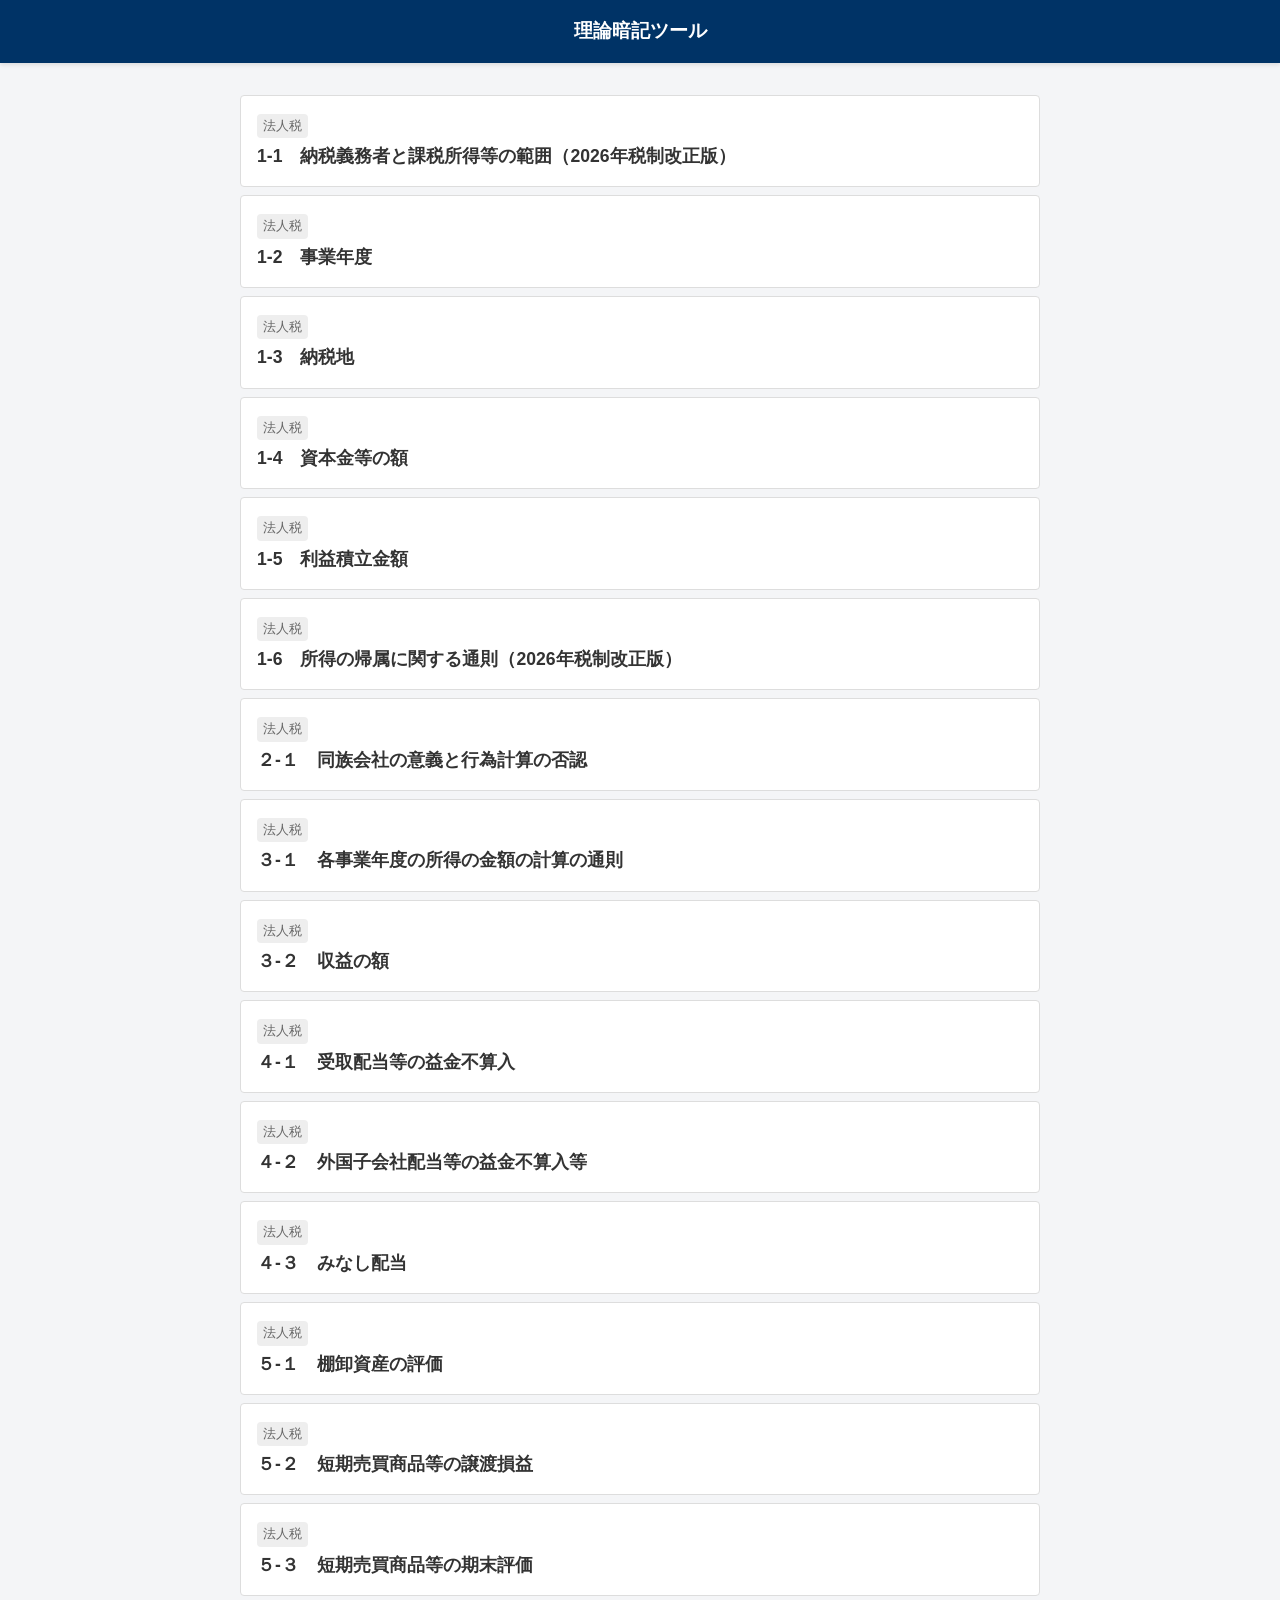
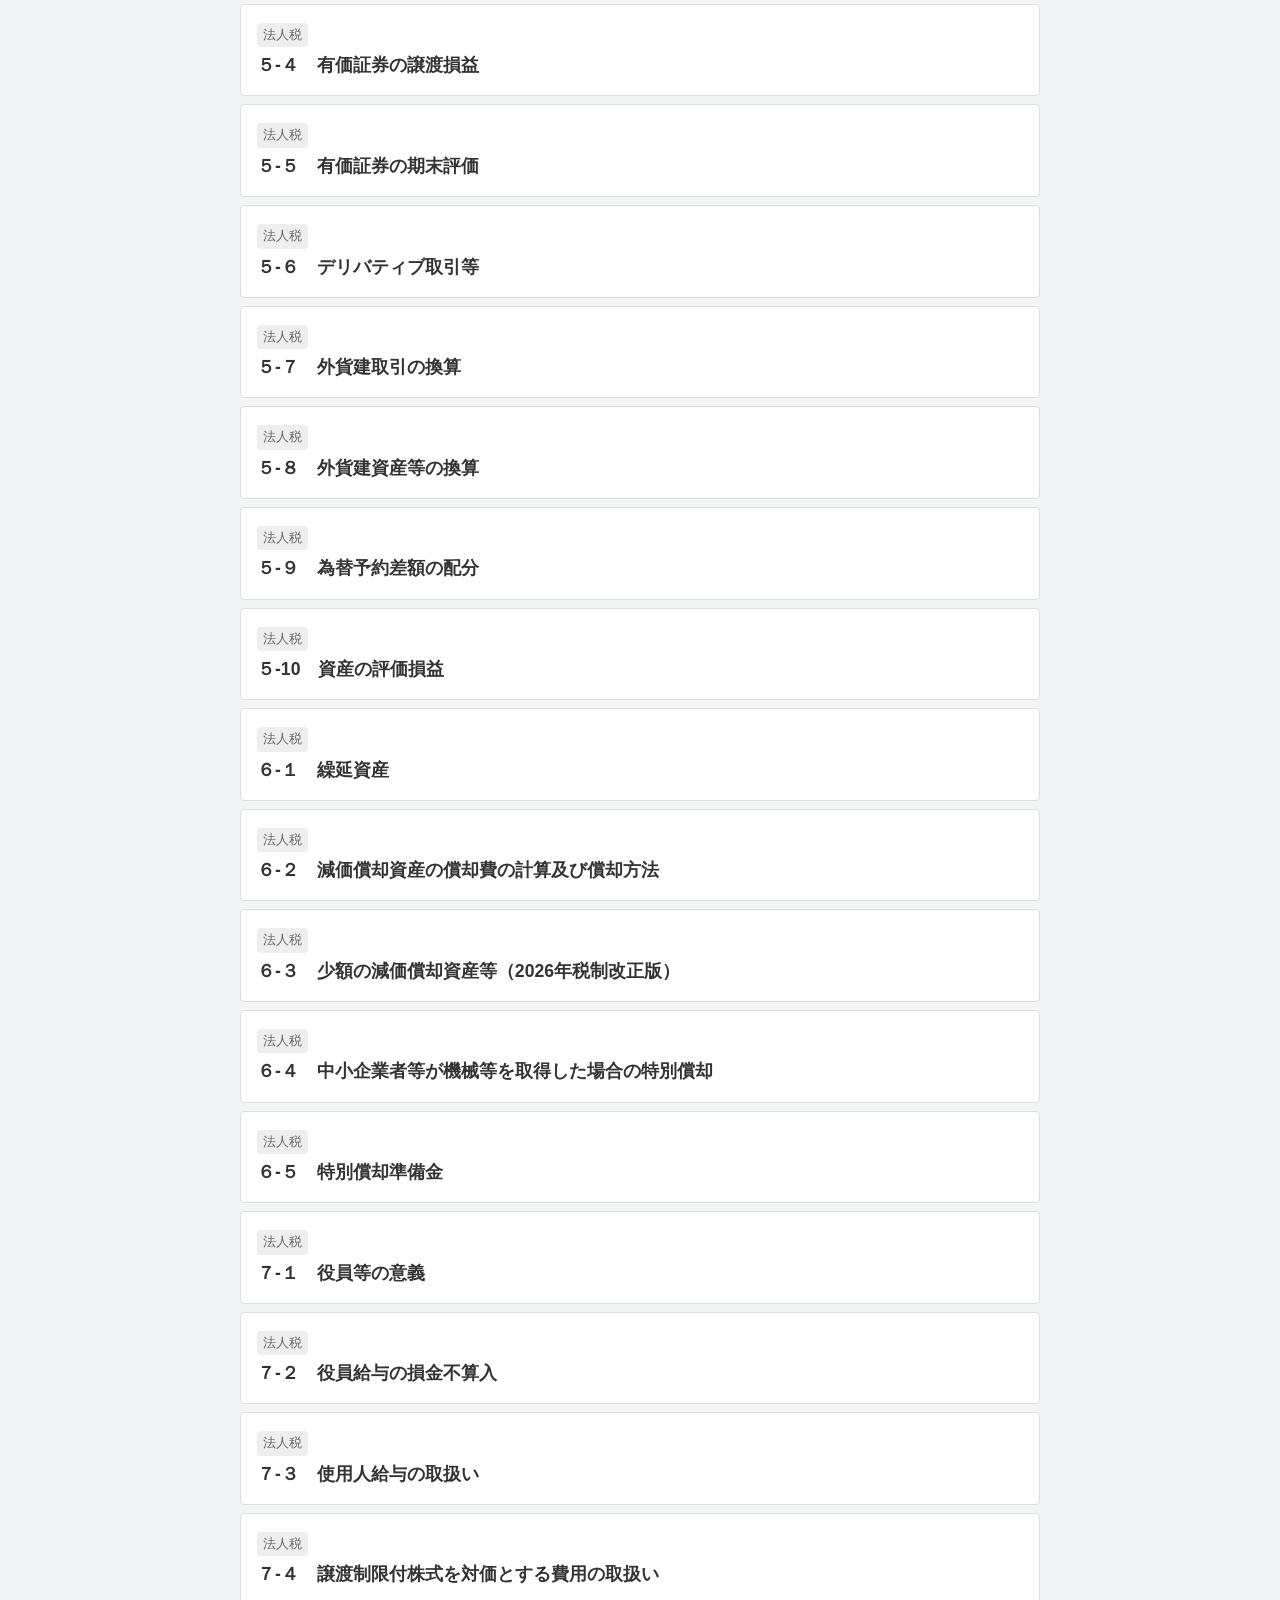
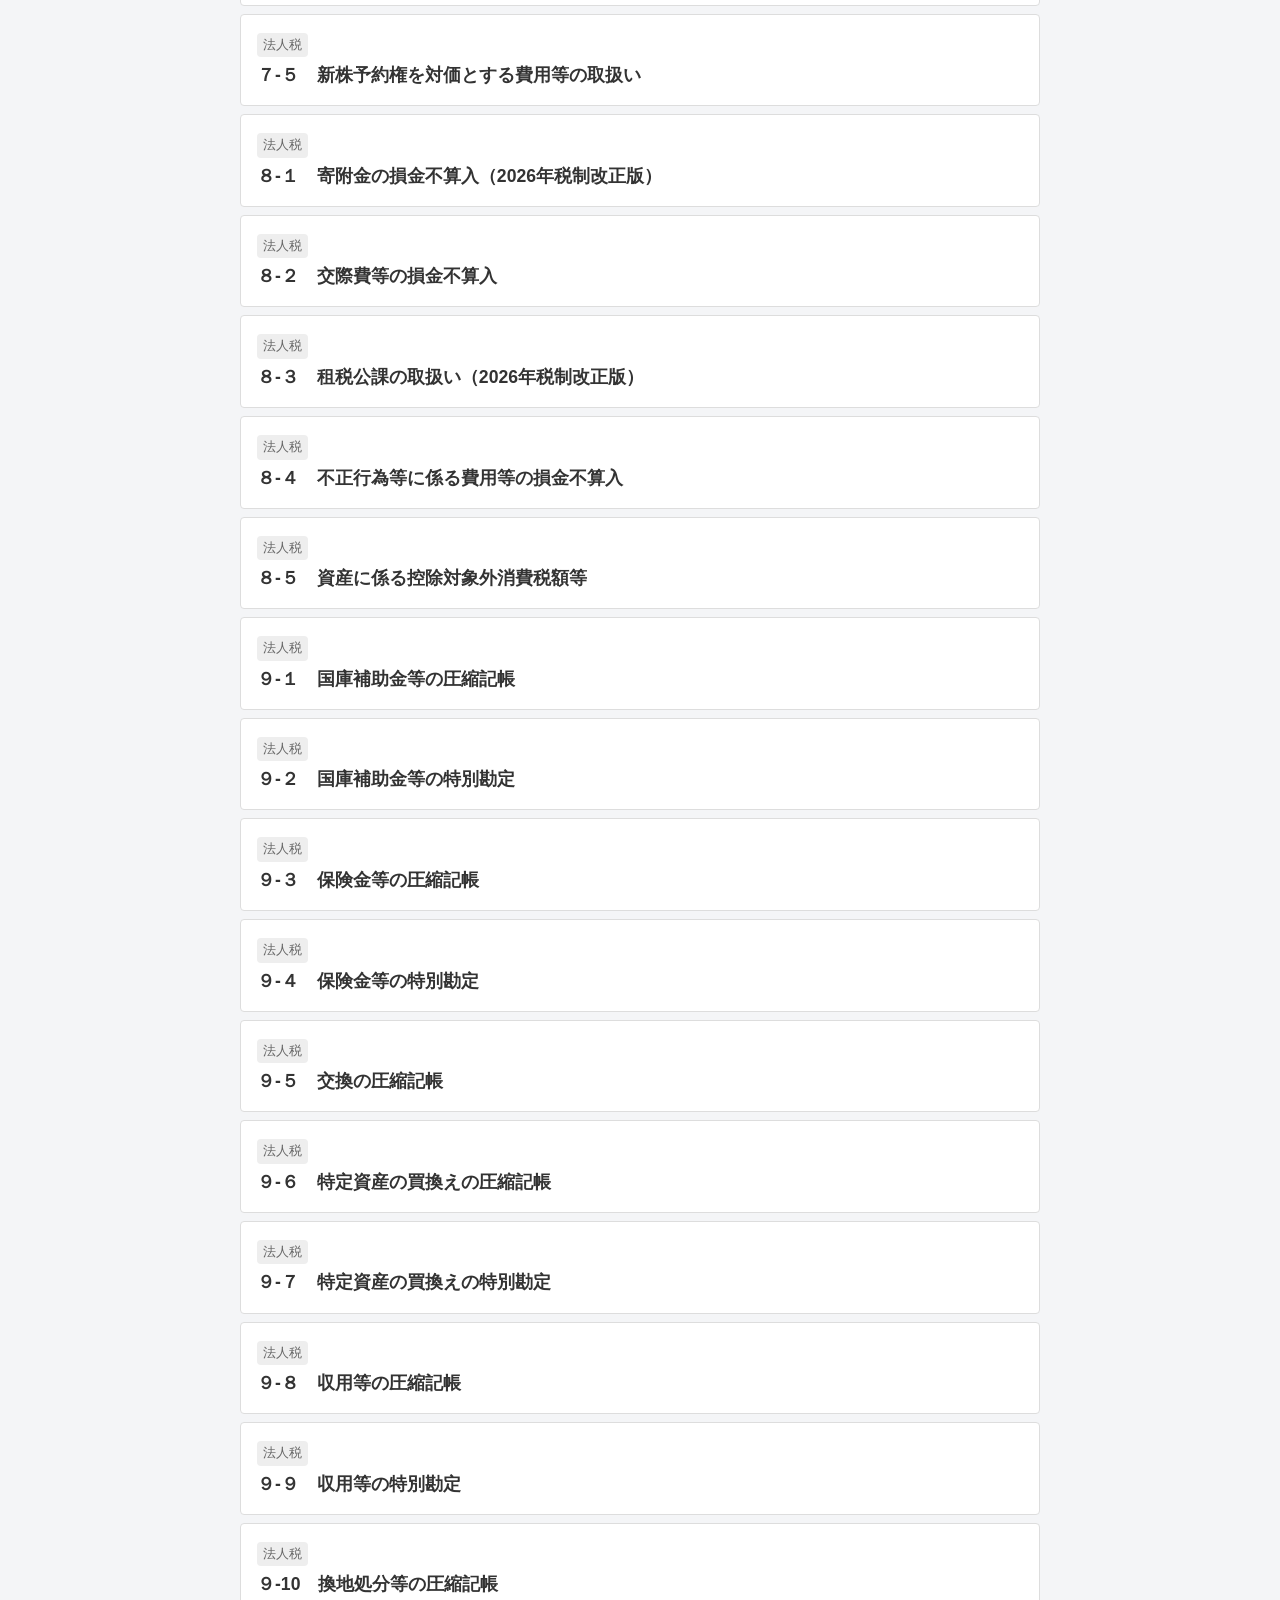
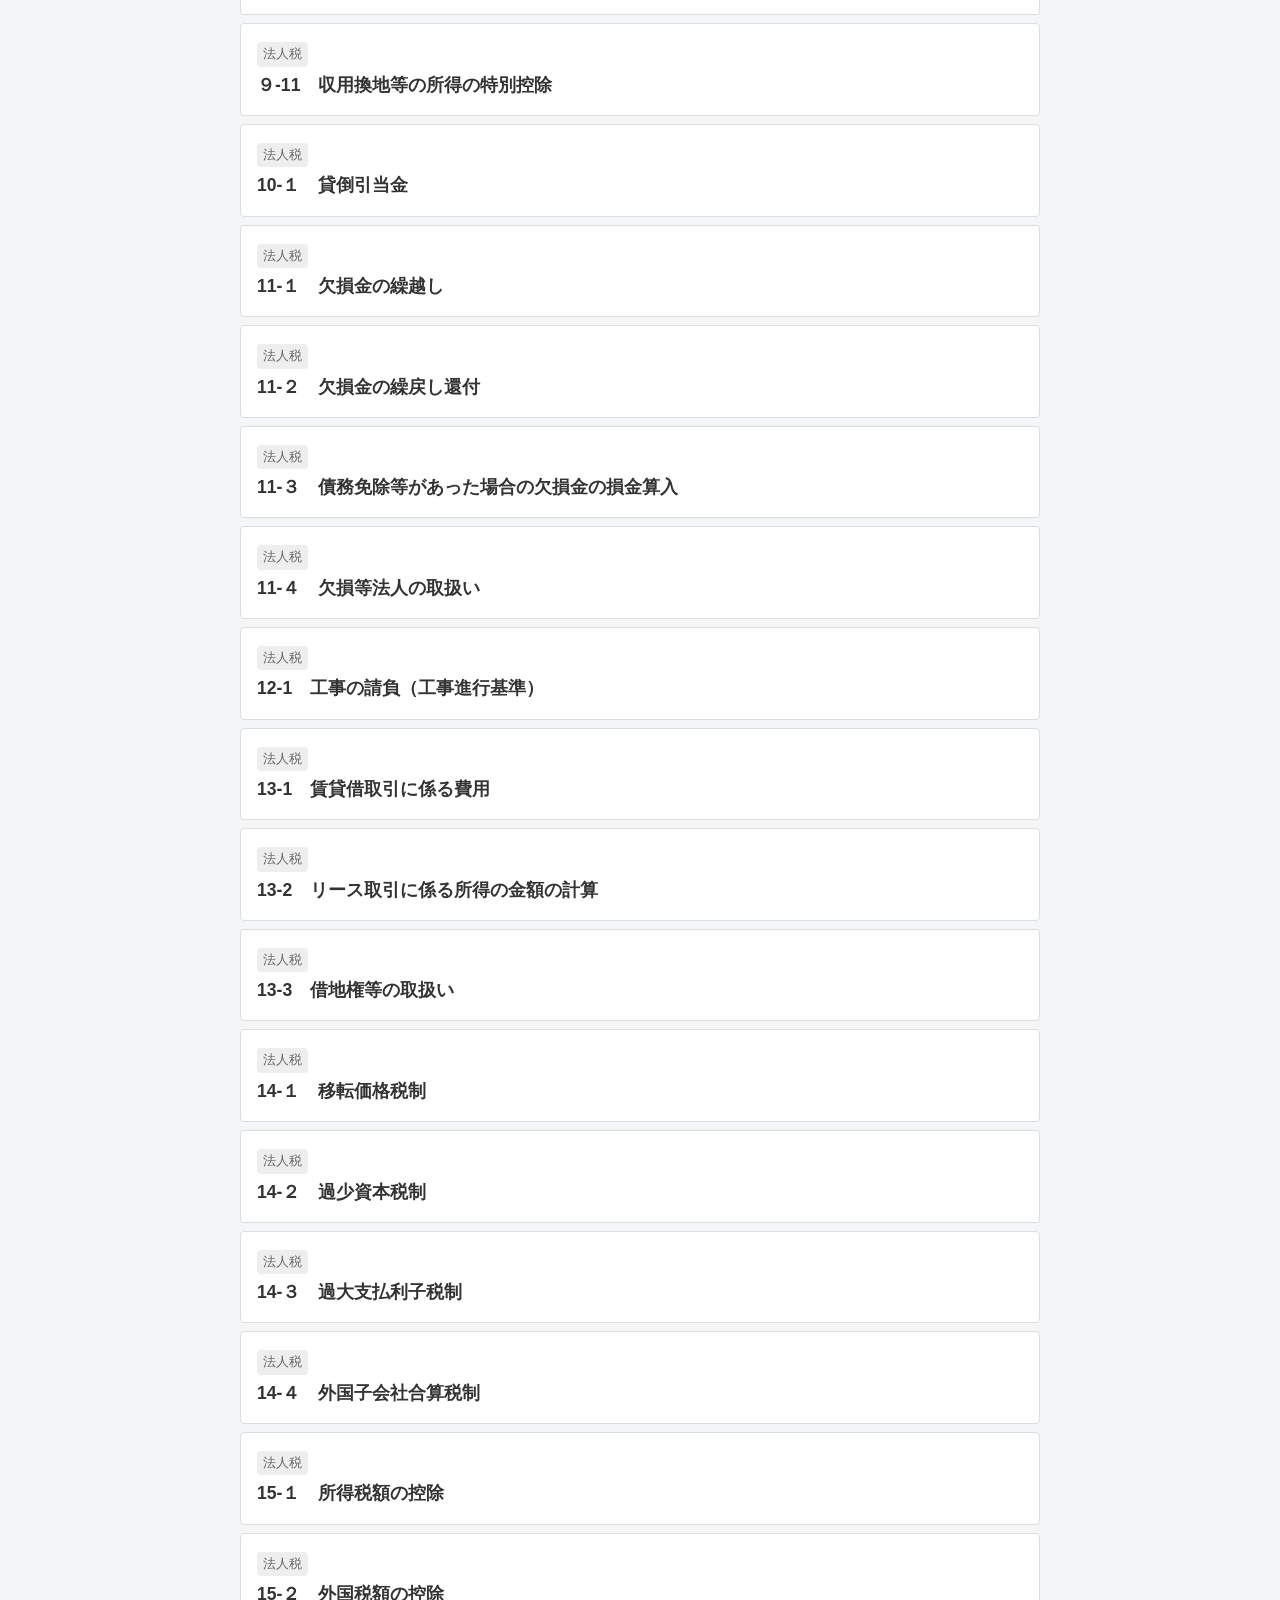
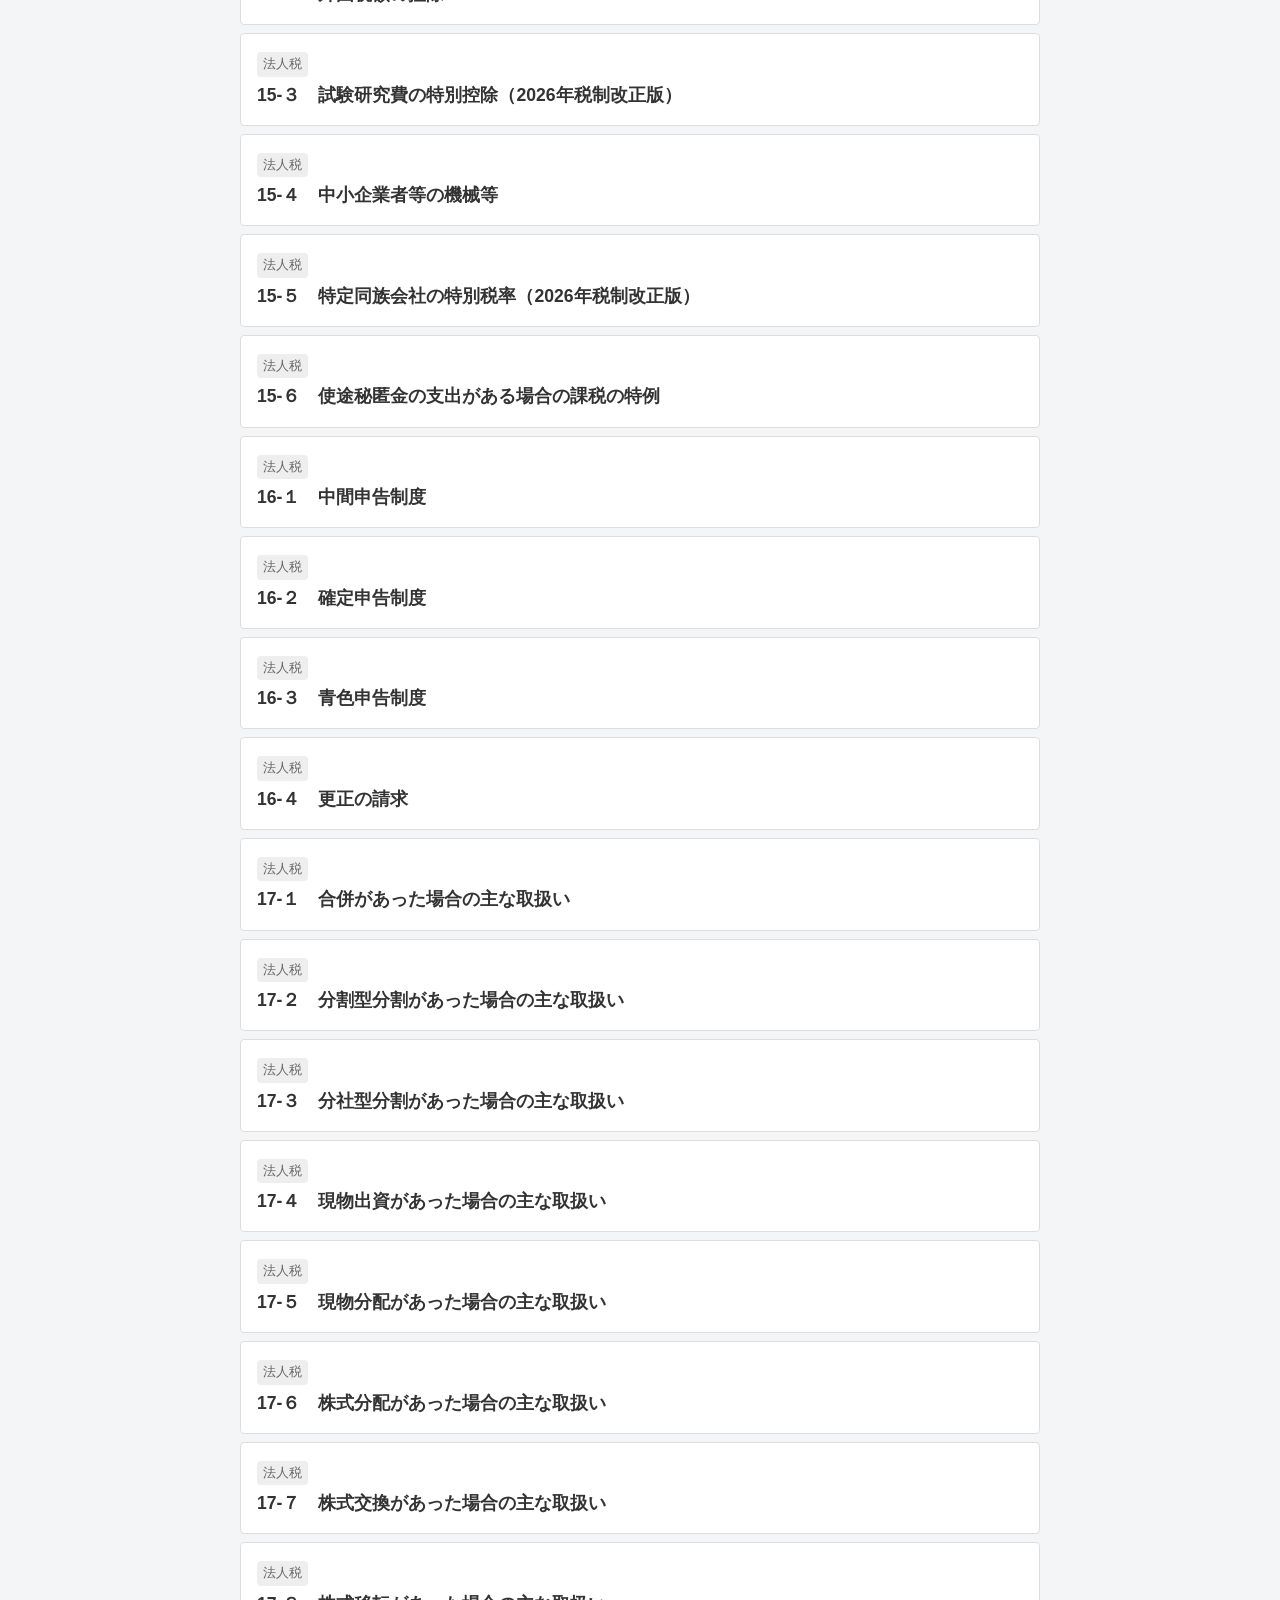
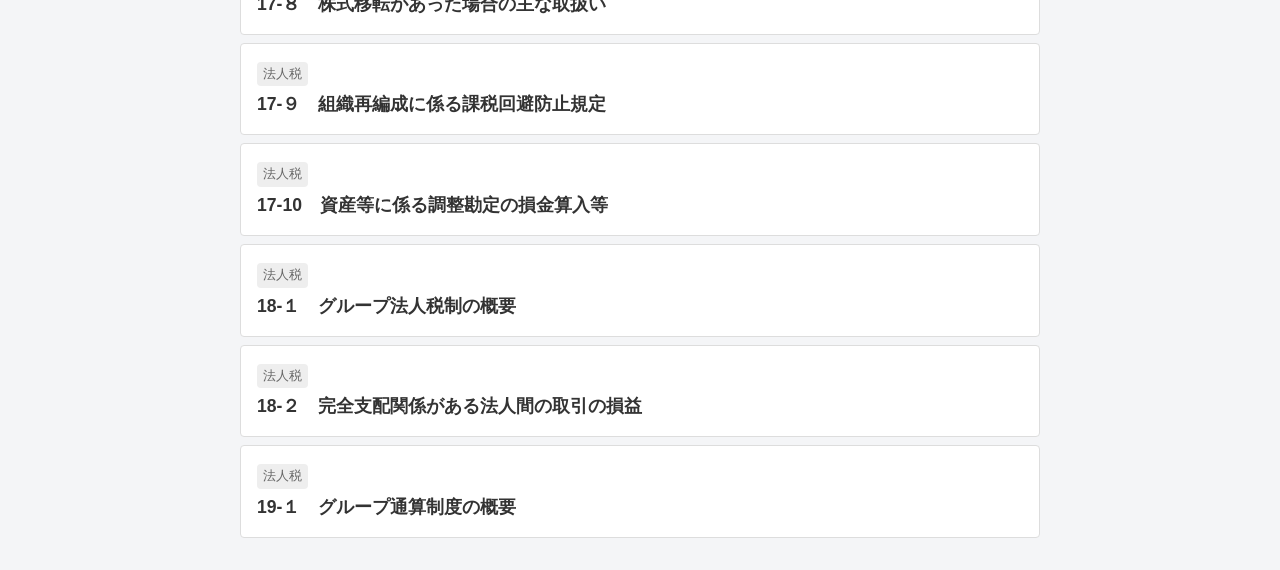
<file: index.html>
<!DOCTYPE html>
<html lang="ja">
<head>
    <meta charset="UTF-8">
    <meta name="viewport" content="width=device-width, initial-scale=1.0">
    <title>理論暗記ツール</title>
    <link rel="stylesheet" href="style.css">
</head>
<body>
    <header>
        <h1 id="app-title">理論暗記ツール</h1>
    </header>

    <div class="container" id="app">
        <!-- Views will be rendered here -->
        <div id="loading">Loading...</div>
    </div>

    <script src="app.js"></script>
</body>
</html>
</file>
<file: style.css>
:root {
    --header-height: 64px;
    --primary-color: #003366;
    /* Deep Navy Blue */
    --accent-color: #d32f2f;
    /* Red for memory items */
    --bg-color: #f4f5f7;
    --text-color: #333;
    --card-bg: #fff;
    --border-color: #ddd;
}

body {
    font-family: "Helvetica Neue", Arial, "Hiragino Kaku Gothic ProN", "Hiragino Sans", Meiryo, sans-serif;
    margin: 0;
    padding: 0;
    background-color: var(--bg-color);
    color: var(--text-color);
    line-height: 1.6;
}

header {
    background-color: var(--primary-color);
    color: white;
    padding: 1rem;
    text-align: center;
    position: sticky;
    top: 0;
    z-index: 1000;
    box-shadow: 0 2px 4px rgba(0, 0, 0, 0.1);
}

header h1 {
    margin: 0;
    font-size: 1.2rem;
}

.container {
    max-width: 800px;
    margin: 0 auto;
    padding: 1rem;
}

/* Topic List */
.topic-list {
    list-style: none;
    padding: 0;
}

.topic-item {
    background-color: var(--card-bg);
    border: 1px solid var(--border-color);
    margin-bottom: 0.5rem;
    padding: 1rem;
    border-radius: 4px;
    cursor: pointer;
    transition: background-color 0.2s;
}

.topic-item:hover {
    background-color: #eef;
}

.topic-category {
    font-size: 0.8rem;
    color: #666;
    display: inline-block;
    background: #eee;
    padding: 2px 6px;
    border-radius: 4px;
    margin-bottom: 4px;
}

.topic-title {
    font-weight: bold;
    font-size: 1.1rem;
}

/* Topic Detail */
.detail-view {
    background-color: var(--card-bg);
    padding: 1.5rem;
    border-radius: 4px;
    box-shadow: 0 1px 3px rgba(0, 0, 0, 0.1);
}

.back-button {
    display: inline-block;
    margin-bottom: 1rem;
    color: var(--primary-color);
    text-decoration: none;
    font-weight: bold;
    cursor: pointer;
}

.controls {
    display: flex;
    justify-content: flex-end;
    align-items: center;
    gap: 10px;

    /* Sticky Positioning */
    position: sticky;
    top: var(--header-height);
    z-index: 950;
    background-color: var(--card-bg);
    border-bottom: 1px solid var(--border-color);

    /* Expand to fill parent padding */
    margin: -1.5rem -1.5rem 1rem -1.5rem;
    padding: 1rem 1.5rem;
    border-radius: 4px 4px 0 0;
}

.toggle-switch {
    display: flex;
    align-items: center;
    cursor: pointer;
}

.content-body {
    font-size: 1rem;
}

/* Masking Logic */
/* By default (or when .mask-active class is present on container), hide the text */
.mask-active .span-memory {
    color: transparent;
    background-color: var(--accent-color);
    user-select: none;
    /* Prevent cheating by selection */
    border-radius: 2px;
    padding: 0 2px;
    cursor: pointer;
}

/* To reveal on hover or click (if we add a revealed class) */
.mask-active .span-memory.revealed {
    color: var(--accent-color);
    background-color: rgba(211, 47, 47, 0.1);
}

/* When mask is OFF globally */
.span-memory {
    color: var(--accent-color);
    font-weight: bold;
}

/* Utilities */
.hidden {
    display: none;
}

/* Stealth Mode */
body.stealth-mode {
    --header-height: 0px;
}

body.stealth-mode header {
    display: none;
}

/* Override mask color in stealth mode */
body.stealth-mode .mask-active .span-memory {
    background-color: #dcdcdc;
    /* Subtle gray */
    color: transparent;
}

/* Revealed item in stealth mode */
body.stealth-mode .mask-active .span-memory.revealed {
    background-color: transparent;
    /* Or keep subtle? User said "after turning", text should be inconspicuous */
    color: inherit;
    /* Use standard text color */
    font-weight: normal;
    /* No bold */
    border: 1px dashed #bbb;
    /* Optional: hint that it was masked */
}

/* When mask is OFF globally in stealth mode */
body.stealth-mode .span-memory {
    color: inherit;
    font-weight: normal;
    text-decoration: underline;
    /* Optional: slight hint it's a keyword, or just plain */
    text-decoration-color: #ccc;
}

/* Also hide the "Red Sheet" text emphasis if relevant, but main request is mask bg. */
</file>
